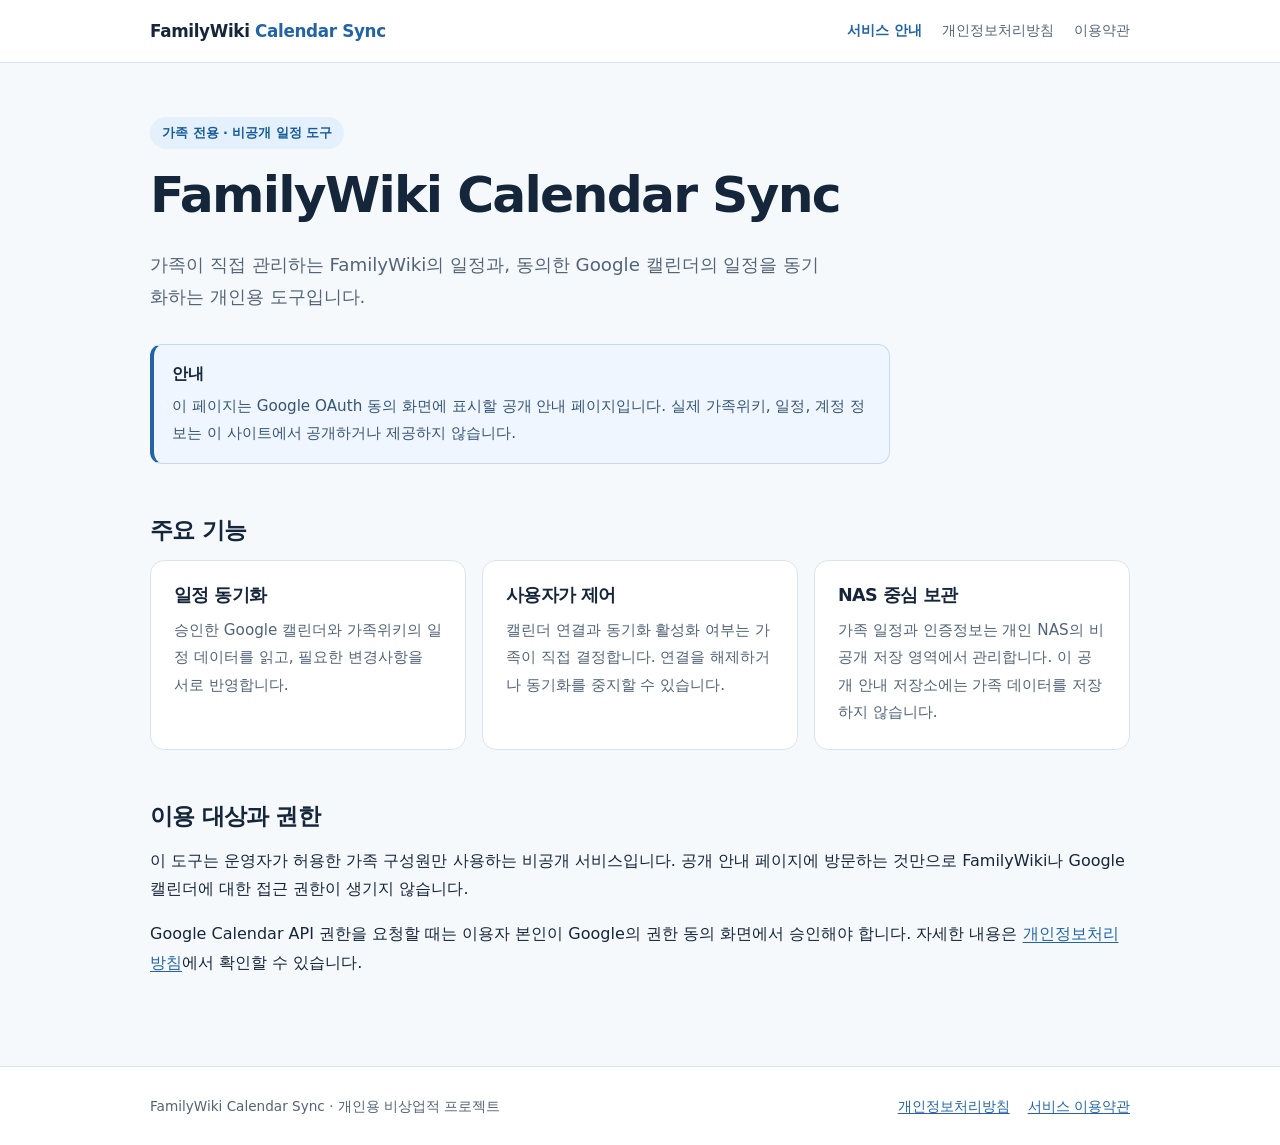
<file: index.html>
<!doctype html>
<html lang="ko">
<head>
  <meta charset="utf-8">
  <meta name="viewport" content="width=device-width, initial-scale=1">
  <meta name="description" content="FamilyWiki Calendar Sync: 가족 전용 Google 캘린더와 비공개 FamilyWiki 일정 동기화 도구 안내">
  <title>FamilyWiki Calendar Sync · 서비스 안내</title>
  <link rel="stylesheet" href="styles.css">
</head>
<body>
  <header class="topbar"><a class="brand" href="./">FamilyWiki <span>Calendar Sync</span></a><nav aria-label="주요 메뉴"><a aria-current="page" href="./">서비스 안내</a><a href="privacy.html">개인정보처리방침</a><a href="terms.html">이용약관</a></nav></header>
  <main class="container">
    <section class="hero">
      <span class="eyebrow">가족 전용 · 비공개 일정 도구</span>
      <h1>FamilyWiki Calendar Sync</h1>
      <p class="lead">가족이 직접 관리하는 FamilyWiki의 일정과, 동의한 Google 캘린더의 일정을 동기화하는 개인용 도구입니다.</p>
      <div class="notice"><strong>안내</strong><p>이 페이지는 Google OAuth 동의 화면에 표시할 공개 안내 페이지입니다. 실제 가족위키, 일정, 계정 정보는 이 사이트에서 공개하거나 제공하지 않습니다.</p></div>
    </section>
    <section aria-labelledby="about-title">
      <h2 id="about-title">주요 기능</h2>
      <div class="features">
        <article><h3>일정 동기화</h3><p>승인한 Google 캘린더와 가족위키의 일정 데이터를 읽고, 필요한 변경사항을 서로 반영합니다.</p></article>
        <article><h3>사용자가 제어</h3><p>캘린더 연결과 동기화 활성화 여부는 가족이 직접 결정합니다. 연결을 해제하거나 동기화를 중지할 수 있습니다.</p></article>
        <article><h3>NAS 중심 보관</h3><p>가족 일정과 인증정보는 개인 NAS의 비공개 저장 영역에서 관리합니다. 이 공개 안내 저장소에는 가족 데이터를 저장하지 않습니다.</p></article>
      </div>
    </section>
    <section aria-labelledby="access-title">
      <h2 id="access-title">이용 대상과 권한</h2>
      <p>이 도구는 운영자가 허용한 가족 구성원만 사용하는 비공개 서비스입니다. 공개 안내 페이지에 방문하는 것만으로 FamilyWiki나 Google 캘린더에 대한 접근 권한이 생기지 않습니다.</p>
      <p>Google Calendar API 권한을 요청할 때는 이용자 본인이 Google의 권한 동의 화면에서 승인해야 합니다. 자세한 내용은 <a href="privacy.html">개인정보처리방침</a>에서 확인할 수 있습니다.</p>
    </section>
  </main>
  <footer><div class="container footer-content"><span>FamilyWiki Calendar Sync · 개인용 비상업적 프로젝트</span><div><a href="privacy.html">개인정보처리방침</a><a href="terms.html">서비스 이용약관</a></div></div></footer>
</body>
</html>
</file>
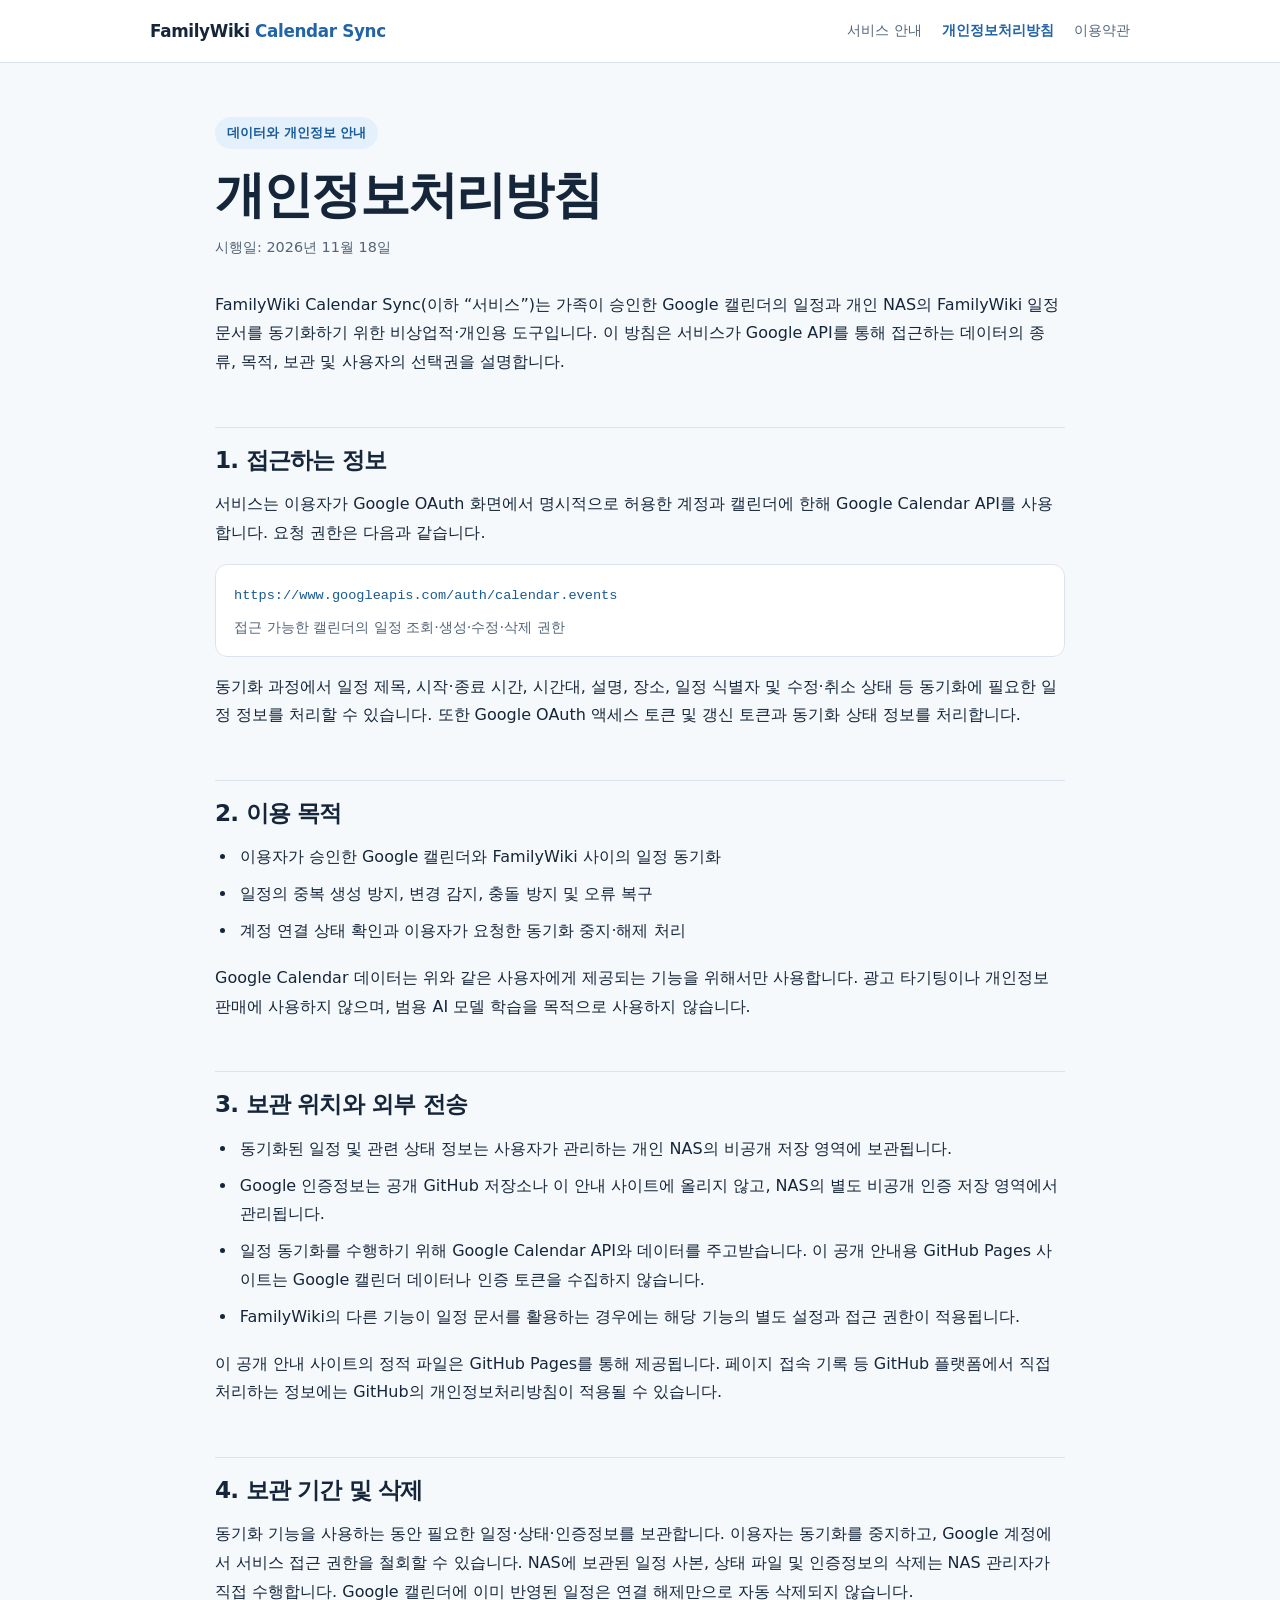
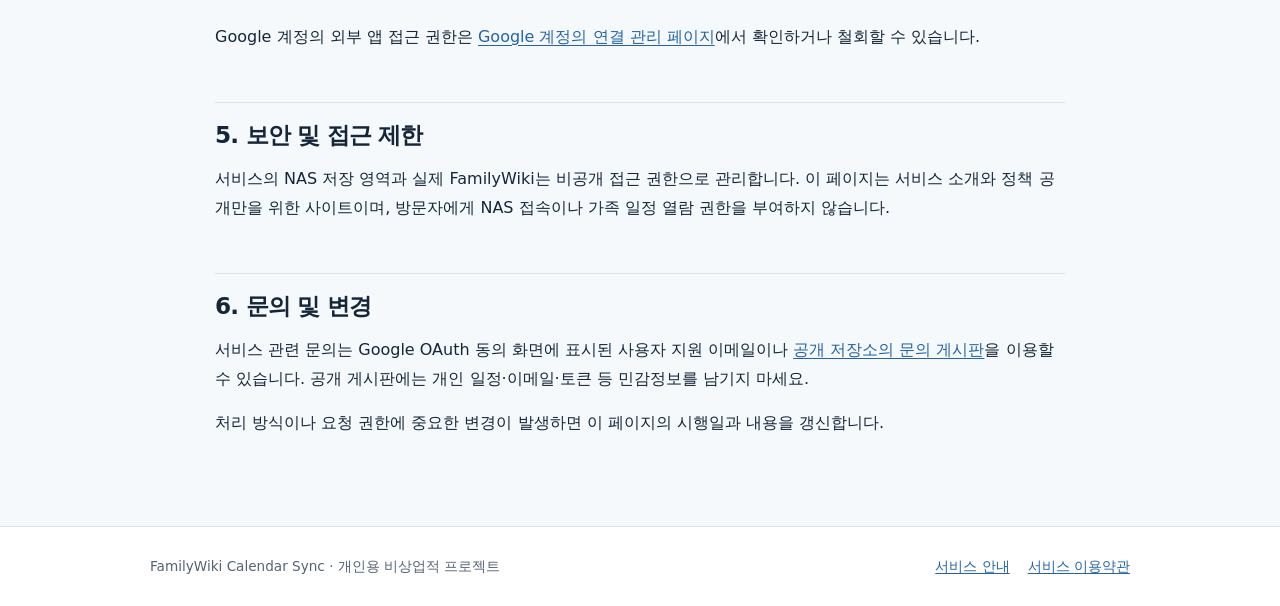
<file: privacy.html>
<!doctype html>
<html lang="ko">
<head>
  <meta charset="utf-8">
  <meta name="viewport" content="width=device-width, initial-scale=1">
  <meta name="description" content="FamilyWiki Calendar Sync 개인정보처리방침 및 Google Calendar API 데이터 이용 안내">
  <title>개인정보처리방침 · FamilyWiki Calendar Sync</title>
  <link rel="stylesheet" href="styles.css">
</head>
<body>
  <header class="topbar"><a class="brand" href="./">FamilyWiki <span>Calendar Sync</span></a><nav aria-label="주요 메뉴"><a href="./">서비스 안내</a><a aria-current="page" href="privacy.html">개인정보처리방침</a><a href="terms.html">이용약관</a></nav></header>
  <main class="container document">
    <span class="eyebrow">데이터와 개인정보 안내</span>
    <h1>개인정보처리방침</h1>
    <p class="updated">시행일: 2026년 11월 18일</p>
    <p>FamilyWiki Calendar Sync(이하 “서비스”)는 가족이 승인한 Google 캘린더의 일정과 개인 NAS의 FamilyWiki 일정 문서를 동기화하기 위한 비상업적·개인용 도구입니다. 이 방침은 서비스가 Google API를 통해 접근하는 데이터의 종류, 목적, 보관 및 사용자의 선택권을 설명합니다.</p>

    <h2>1. 접근하는 정보</h2>
    <p>서비스는 이용자가 Google OAuth 화면에서 명시적으로 허용한 계정과 캘린더에 한해 Google Calendar API를 사용합니다. 요청 권한은 다음과 같습니다.</p>
    <div class="scope"><code>https://www.googleapis.com/auth/calendar.events</code><p>접근 가능한 캘린더의 일정 조회·생성·수정·삭제 권한</p></div>
    <p>동기화 과정에서 일정 제목, 시작·종료 시간, 시간대, 설명, 장소, 일정 식별자 및 수정·취소 상태 등 동기화에 필요한 일정 정보를 처리할 수 있습니다. 또한 Google OAuth 액세스 토큰 및 갱신 토큰과 동기화 상태 정보를 처리합니다.</p>

    <h2>2. 이용 목적</h2>
    <ul><li>이용자가 승인한 Google 캘린더와 FamilyWiki 사이의 일정 동기화</li><li>일정의 중복 생성 방지, 변경 감지, 충돌 방지 및 오류 복구</li><li>계정 연결 상태 확인과 이용자가 요청한 동기화 중지·해제 처리</li></ul>
    <p>Google Calendar 데이터는 위와 같은 사용자에게 제공되는 기능을 위해서만 사용합니다. 광고 타기팅이나 개인정보 판매에 사용하지 않으며, 범용 AI 모델 학습을 목적으로 사용하지 않습니다.</p>

    <h2>3. 보관 위치와 외부 전송</h2>
    <ul><li>동기화된 일정 및 관련 상태 정보는 사용자가 관리하는 개인 NAS의 비공개 저장 영역에 보관됩니다.</li><li>Google 인증정보는 공개 GitHub 저장소나 이 안내 사이트에 올리지 않고, NAS의 별도 비공개 인증 저장 영역에서 관리됩니다.</li><li>일정 동기화를 수행하기 위해 Google Calendar API와 데이터를 주고받습니다. 이 공개 안내용 GitHub Pages 사이트는 Google 캘린더 데이터나 인증 토큰을 수집하지 않습니다.</li><li>FamilyWiki의 다른 기능이 일정 문서를 활용하는 경우에는 해당 기능의 별도 설정과 접근 권한이 적용됩니다.</li></ul>
    <p>이 공개 안내 사이트의 정적 파일은 GitHub Pages를 통해 제공됩니다. 페이지 접속 기록 등 GitHub 플랫폼에서 직접 처리하는 정보에는 GitHub의 개인정보처리방침이 적용될 수 있습니다.</p>

    <h2>4. 보관 기간 및 삭제</h2>
    <p>동기화 기능을 사용하는 동안 필요한 일정·상태·인증정보를 보관합니다. 이용자는 동기화를 중지하고, Google 계정에서 서비스 접근 권한을 철회할 수 있습니다. NAS에 보관된 일정 사본, 상태 파일 및 인증정보의 삭제는 NAS 관리자가 직접 수행합니다. Google 캘린더에 이미 반영된 일정은 연결 해제만으로 자동 삭제되지 않습니다.</p>
    <p>Google 계정의 외부 앱 접근 권한은 <a href="https://myaccount.google.com/connections" rel="noopener noreferrer">Google 계정의 연결 관리 페이지</a>에서 확인하거나 철회할 수 있습니다.</p>

    <h2>5. 보안 및 접근 제한</h2>
    <p>서비스의 NAS 저장 영역과 실제 FamilyWiki는 비공개 접근 권한으로 관리합니다. 이 페이지는 서비스 소개와 정책 공개만을 위한 사이트이며, 방문자에게 NAS 접속이나 가족 일정 열람 권한을 부여하지 않습니다.</p>

    <h2>6. 문의 및 변경</h2>
    <p>서비스 관련 문의는 Google OAuth 동의 화면에 표시된 사용자 지원 이메일이나 <a href="https://github.com/SBiografia/privacy-family-wiki/issues">공개 저장소의 문의 게시판</a>을 이용할 수 있습니다. 공개 게시판에는 개인 일정·이메일·토큰 등 민감정보를 남기지 마세요.</p>
    <p>처리 방식이나 요청 권한에 중요한 변경이 발생하면 이 페이지의 시행일과 내용을 갱신합니다.</p>
  </main>
  <footer><div class="container footer-content"><span>FamilyWiki Calendar Sync · 개인용 비상업적 프로젝트</span><div><a href="./">서비스 안내</a><a href="terms.html">서비스 이용약관</a></div></div></footer>
</body>
</html>
</file>
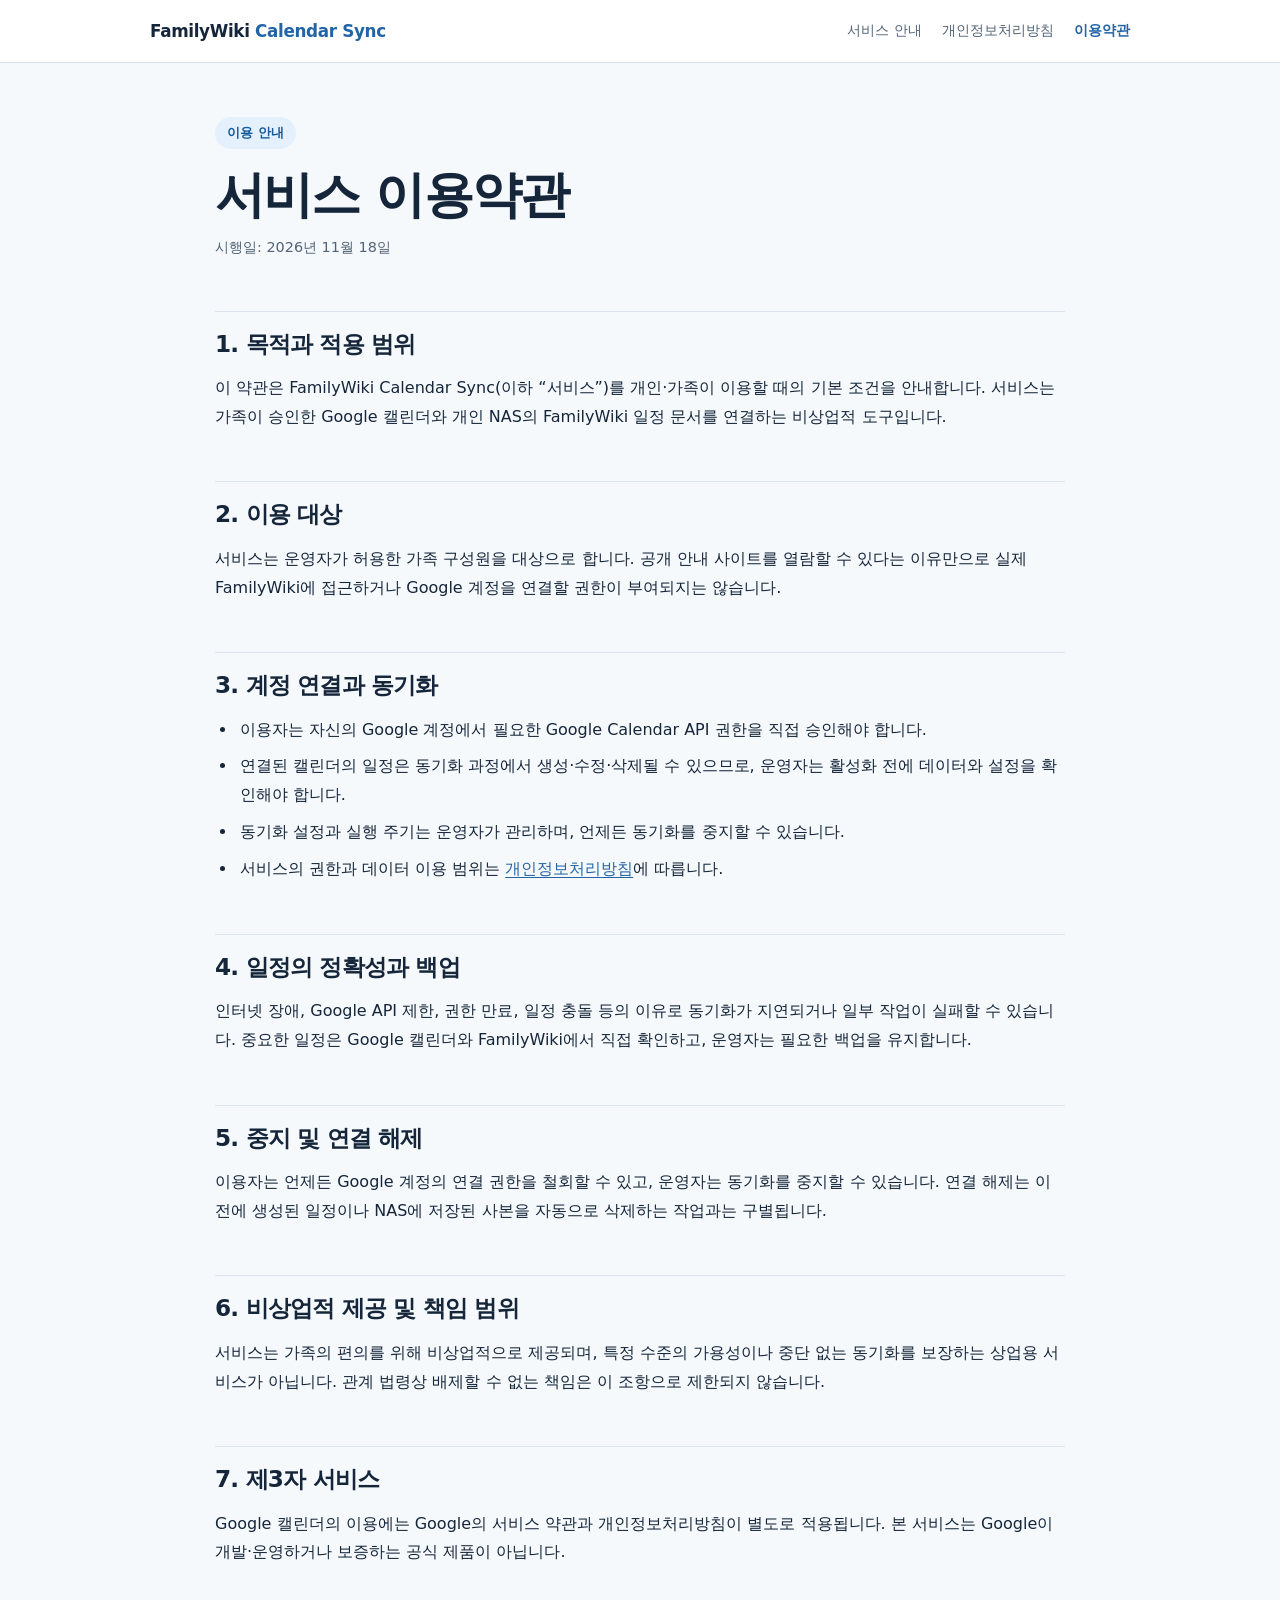
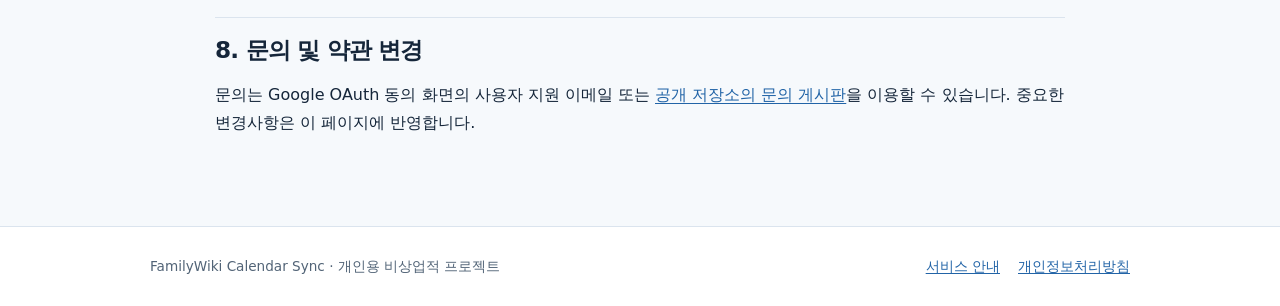
<file: terms.html>
<!doctype html>
<html lang="ko">
<head>
  <meta charset="utf-8">
  <meta name="viewport" content="width=device-width, initial-scale=1">
  <meta name="description" content="FamilyWiki Calendar Sync 서비스 이용약관">
  <title>서비스 이용약관 · FamilyWiki Calendar Sync</title>
  <link rel="stylesheet" href="styles.css">
</head>
<body>
  <header class="topbar"><a class="brand" href="./">FamilyWiki <span>Calendar Sync</span></a><nav aria-label="주요 메뉴"><a href="./">서비스 안내</a><a href="privacy.html">개인정보처리방침</a><a aria-current="page" href="terms.html">이용약관</a></nav></header>
  <main class="container document">
    <span class="eyebrow">이용 안내</span>
    <h1>서비스 이용약관</h1>
    <p class="updated">시행일: 2026년 11월 18일</p>

    <h2>1. 목적과 적용 범위</h2>
    <p>이 약관은 FamilyWiki Calendar Sync(이하 “서비스”)를 개인·가족이 이용할 때의 기본 조건을 안내합니다. 서비스는 가족이 승인한 Google 캘린더와 개인 NAS의 FamilyWiki 일정 문서를 연결하는 비상업적 도구입니다.</p>

    <h2>2. 이용 대상</h2>
    <p>서비스는 운영자가 허용한 가족 구성원을 대상으로 합니다. 공개 안내 사이트를 열람할 수 있다는 이유만으로 실제 FamilyWiki에 접근하거나 Google 계정을 연결할 권한이 부여되지는 않습니다.</p>

    <h2>3. 계정 연결과 동기화</h2>
    <ul><li>이용자는 자신의 Google 계정에서 필요한 Google Calendar API 권한을 직접 승인해야 합니다.</li><li>연결된 캘린더의 일정은 동기화 과정에서 생성·수정·삭제될 수 있으므로, 운영자는 활성화 전에 데이터와 설정을 확인해야 합니다.</li><li>동기화 설정과 실행 주기는 운영자가 관리하며, 언제든 동기화를 중지할 수 있습니다.</li><li>서비스의 권한과 데이터 이용 범위는 <a href="privacy.html">개인정보처리방침</a>에 따릅니다.</li></ul>

    <h2>4. 일정의 정확성과 백업</h2>
    <p>인터넷 장애, Google API 제한, 권한 만료, 일정 충돌 등의 이유로 동기화가 지연되거나 일부 작업이 실패할 수 있습니다. 중요한 일정은 Google 캘린더와 FamilyWiki에서 직접 확인하고, 운영자는 필요한 백업을 유지합니다.</p>

    <h2>5. 중지 및 연결 해제</h2>
    <p>이용자는 언제든 Google 계정의 연결 권한을 철회할 수 있고, 운영자는 동기화를 중지할 수 있습니다. 연결 해제는 이전에 생성된 일정이나 NAS에 저장된 사본을 자동으로 삭제하는 작업과는 구별됩니다.</p>

    <h2>6. 비상업적 제공 및 책임 범위</h2>
    <p>서비스는 가족의 편의를 위해 비상업적으로 제공되며, 특정 수준의 가용성이나 중단 없는 동기화를 보장하는 상업용 서비스가 아닙니다. 관계 법령상 배제할 수 없는 책임은 이 조항으로 제한되지 않습니다.</p>

    <h2>7. 제3자 서비스</h2>
    <p>Google 캘린더의 이용에는 Google의 서비스 약관과 개인정보처리방침이 별도로 적용됩니다. 본 서비스는 Google이 개발·운영하거나 보증하는 공식 제품이 아닙니다.</p>

    <h2>8. 문의 및 약관 변경</h2>
    <p>문의는 Google OAuth 동의 화면의 사용자 지원 이메일 또는 <a href="https://github.com/SBiografia/privacy-family-wiki/issues">공개 저장소의 문의 게시판</a>을 이용할 수 있습니다. 중요한 변경사항은 이 페이지에 반영합니다.</p>
  </main>
  <footer><div class="container footer-content"><span>FamilyWiki Calendar Sync · 개인용 비상업적 프로젝트</span><div><a href="./">서비스 안내</a><a href="privacy.html">개인정보처리방침</a></div></div></footer>
</body>
</html>
</file>
<file: styles.css>
:root{color-scheme:light;--ink:#15263a;--muted:#526477;--line:#dbe4ee;--accent:#2264a7;--bg:#f6f9fc;--card:#fff}
*{box-sizing:border-box}
html{scroll-behavior:smooth}
body{margin:0;background:var(--bg);color:var(--ink);font:16px/1.8 system-ui,-apple-system,"Apple SD Gothic Neo","Malgun Gothic",sans-serif}
a{color:var(--accent);text-underline-offset:.18em}
a:focus-visible{outline:3px solid #8cbeff;outline-offset:3px;border-radius:4px}
.topbar{display:flex;flex-wrap:wrap;align-items:center;justify-content:space-between;gap:12px 28px;padding:16px max(22px,calc((100vw - 980px)/2));background:#fff;border-bottom:1px solid var(--line)}
.brand{text-decoration:none;color:var(--ink);font-size:1.05rem;font-weight:750;letter-spacing:-.02em}.brand span{color:var(--accent)}
nav{display:flex;flex-wrap:wrap;gap:8px 20px}nav a{text-decoration:none;color:var(--muted);font-size:.9rem}nav a[aria-current=page],nav a:hover{color:var(--accent);font-weight:650}
.container{width:min(100% - 44px,980px);margin-inline:auto}
main{min-height:60vh;padding-block:54px 72px}h1,h2,h3{line-height:1.35;letter-spacing:-.035em}h1{font-size:clamp(2rem,5vw,3.15rem);margin:12px 0 20px}h2{font-size:1.45rem;margin:50px 0 15px}h3{font-size:1.1rem;margin:0 0 9px}p{margin:0 0 16px}ul{padding-left:1.4rem;margin:10px 0 18px}li{padding-left:.15rem;margin-bottom:8px}
.eyebrow{display:inline-block;background:#e4f0fc;color:#175b9b;padding:4px 12px;border-radius:999px;font-weight:700;font-size:.81rem}.lead{font-size:1.14rem;max-width:680px;color:var(--muted)}
.notice{border:1px solid #c5dbf0;border-left:4px solid var(--accent);background:#eff6ff;border-radius:12px;padding:15px 18px;margin-top:30px;max-width:740px}.notice p{font-size:.95rem;margin:4px 0 0;color:#365574}
.features{display:grid;grid-template-columns:repeat(3,minmax(0,1fr));gap:16px}.features article{background:var(--card);border:1px solid var(--line);border-radius:14px;padding:23px}.features p{font-size:.95rem;color:var(--muted);margin:0}
.document{max-width:850px}.document h1{margin-bottom:6px}.updated{color:var(--muted);font-size:.9rem;margin-bottom:30px}.document h2{padding-top:16px;border-top:1px solid var(--line)}
.scope{border-radius:12px;border:1px solid var(--line);background:white;padding:15px 18px;margin:16px 0}.scope code{overflow-wrap:anywhere;font-size:.85rem;color:#195a92}.scope p{color:var(--muted);font-size:.9rem;margin:6px 0 0}
footer{background:white;border-top:1px solid var(--line);color:var(--muted);font-size:.85rem}.footer-content{display:flex;justify-content:space-between;align-items:center;flex-wrap:wrap;gap:12px;padding-block:27px}.footer-content div{display:flex;gap:18px}
@media(max-width:680px){body{font-size:15px}.topbar{padding:16px 22px}nav{gap:7px 14px}main{padding-block:36px 50px}.features{grid-template-columns:1fr}.document h2{margin-top:40px}}
</file>
